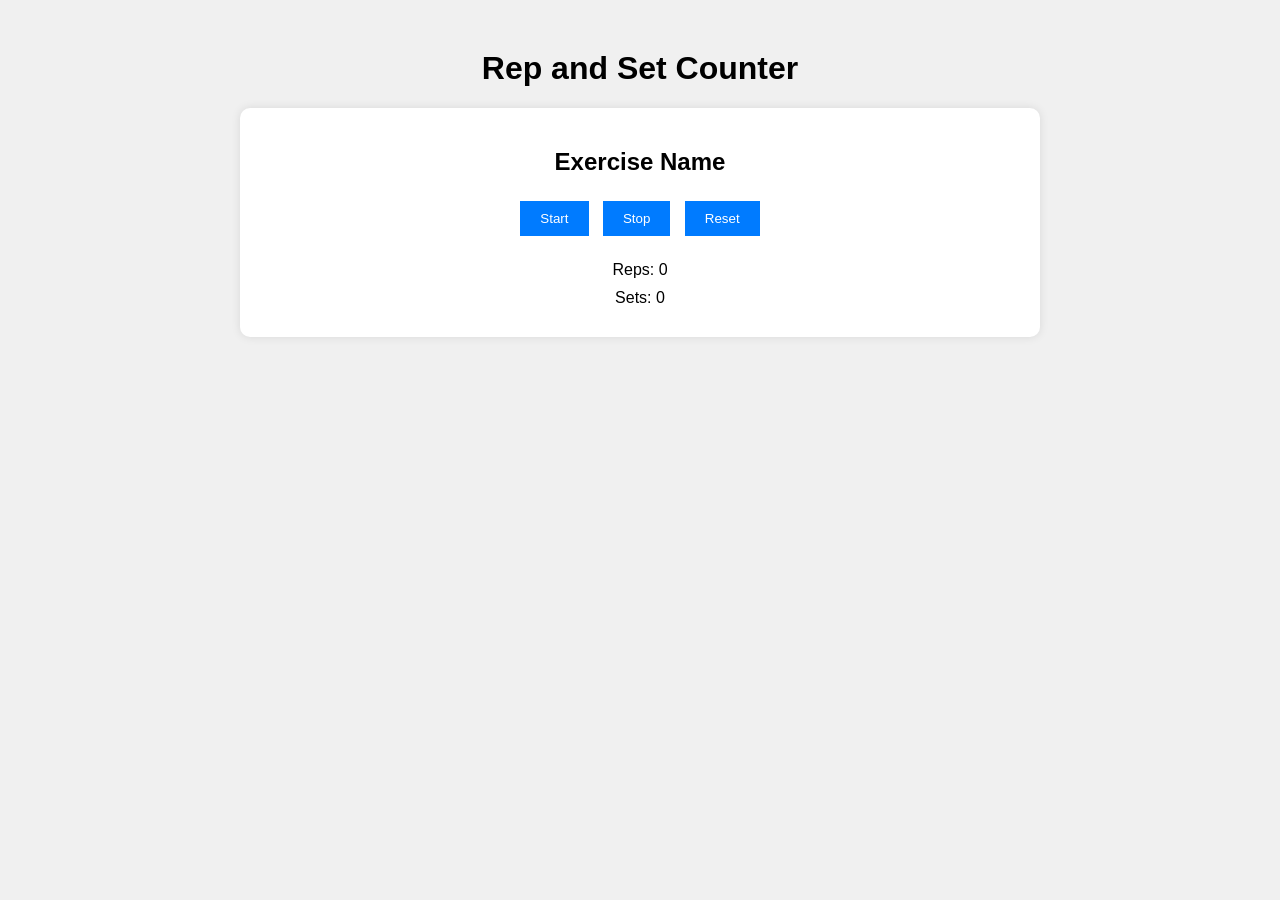
<file: Desktop/ak vvarjishobt/html/gym/index.html>
<!DOCTYPE html>
    <html lang="en">
    <head>
        <meta charset="UTF-8">
        <meta name="viewport" content="width=device-width, initial-scale=1.0">
        <title>Rep and Set Counter</title>
        <link rel="stylesheet" href="styles.css">
    </head>
    <body>
        <div class="container">
            <h1>Rep and Set Counter</h1>
            <div class="counter">
                <h2>Exercise Name</h2>
                <div class="controls">
                    <button id="start">Start</button>
                    <button id="stop">Stop</button>
                    <button id="reset">Reset</button>
                </div>
                <div class="display">
                    <p>Reps: <span id="reps">0</span></p>
                    <p>Sets: <span id="sets">0</span></p>
                </div>
            </div>
        </div>
        <script src="script.js"></script>
    </body>
    </html>
</file>
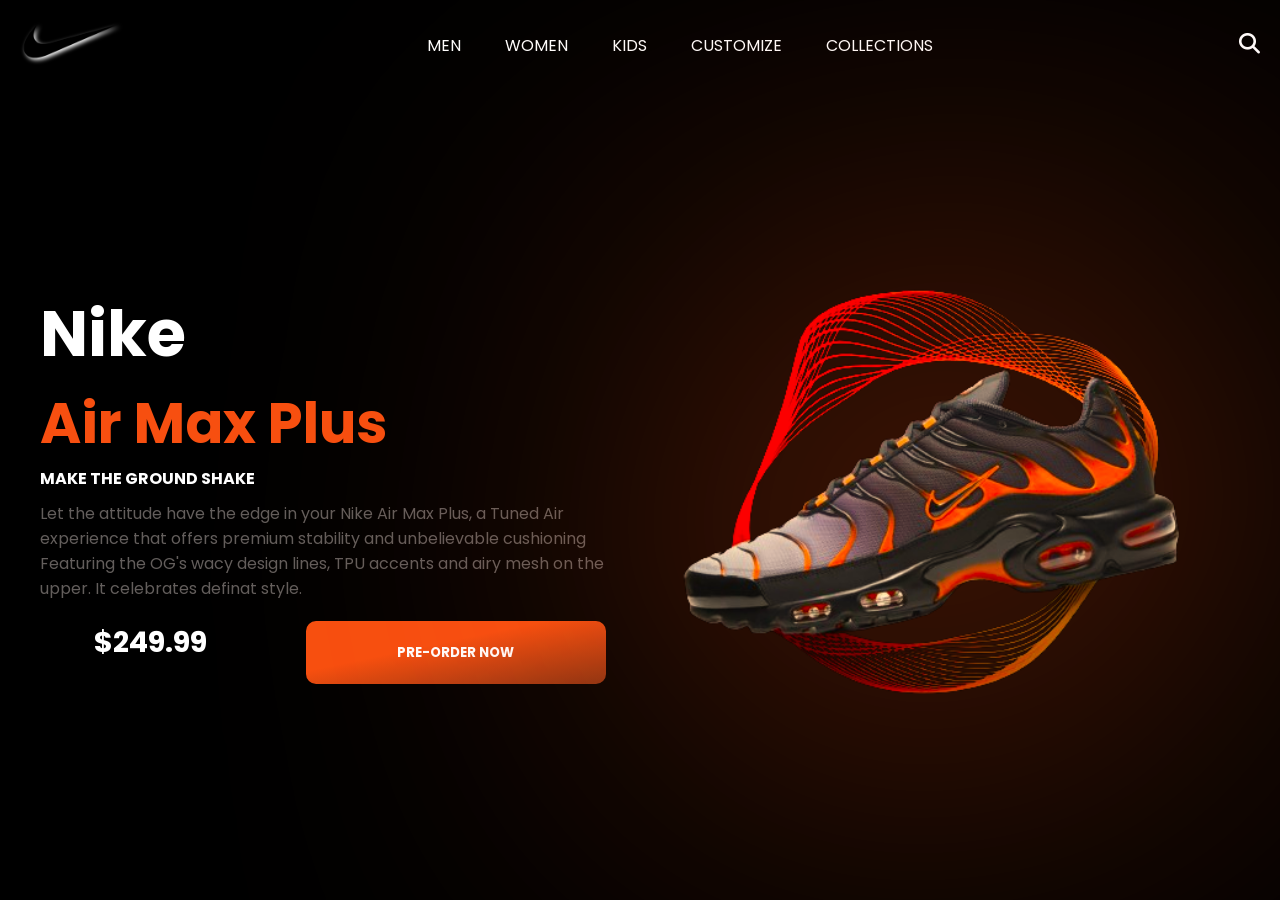
<file: Desktop/ak vvarjishobt/html/iframe/index.html>
<!DOCTYPE html>
<html lang="en">
<head>
    <meta charset="UTF-8">
    <meta name="viewport" content="width=device-width, initial-scale=1.0">
    <link rel="stylesheet" href="https://cdnjs.cloudflare.com/ajax/libs/font-awesome/6.5.1/css/all.min.css">
    <link rel="stylesheet" href="https://unpkg.com/aos@next/dist/aos.css" />
    <link rel="stylesheet" href="style.css">
    <title>Shoes Store</title>
</head>
<body>
    <nav>
        <div class="container">
            <div class="logo">
                <img src="nikelogo.png" alt="">
            </div>
            <div class="links">
                <a href="">MEN</a>
                <a href="">WOMEN</a>
                <a href="">KIDS</a>
                <a href="">CUSTOMIZE</a>
                <a href="">COLLECTIONS</a>
            </div>
            <div class="search">
                <i class="fa-solid fa-magnifying-glass"></i>
            </div>
        </div>
    </nav>
    <section>
        <div class="content">
            <div class="main-content">
                <h1 data-aos="fade-right" data-aos-duration="2000">Nike</h1>
                <h2 data-aos="fade-left" data-aos-duration="2000" data-aos-delay="200">Air Max Plus</h2>
                <h4 data-aos="fade-right" data-aos-duration="2000" data-aos-delay="400">MAKE THE GROUND SHAKE</h4>
                <p data-aos="flip-down" data-aos-duration="2000" data-aos-delay="600">Let the attitude have the edge in your Nike Air Max Plus, a Tuned Air experience that offers premium stability and unbelievable cushioning Featuring the OG's wacy design lines, TPU accents and airy mesh on the upper. It celebrates definat style.</p>
                <div class="order">
                    <h3 data-aos="zoom-in-right" data-aos-duration="2000" data-aos-delay="800">$249.99</h3>
                    <button data-aos="zoom-in-left" data-aos-duration="2000" data-aos-delay="800">PRE-ORDER NOW</button>
                </div>
            </div>
            <div class="image">
                <img src="proekti2.png" data-aos="zoom-in" data-aos-duration="2000">
            </div>
        </div>
    </section>
    <script src="https://unpkg.com/aos@next/dist/aos.js"></script>
    <script>
      AOS.init({
        offset:1
      });
    </script>
</body>
</html>
</file>
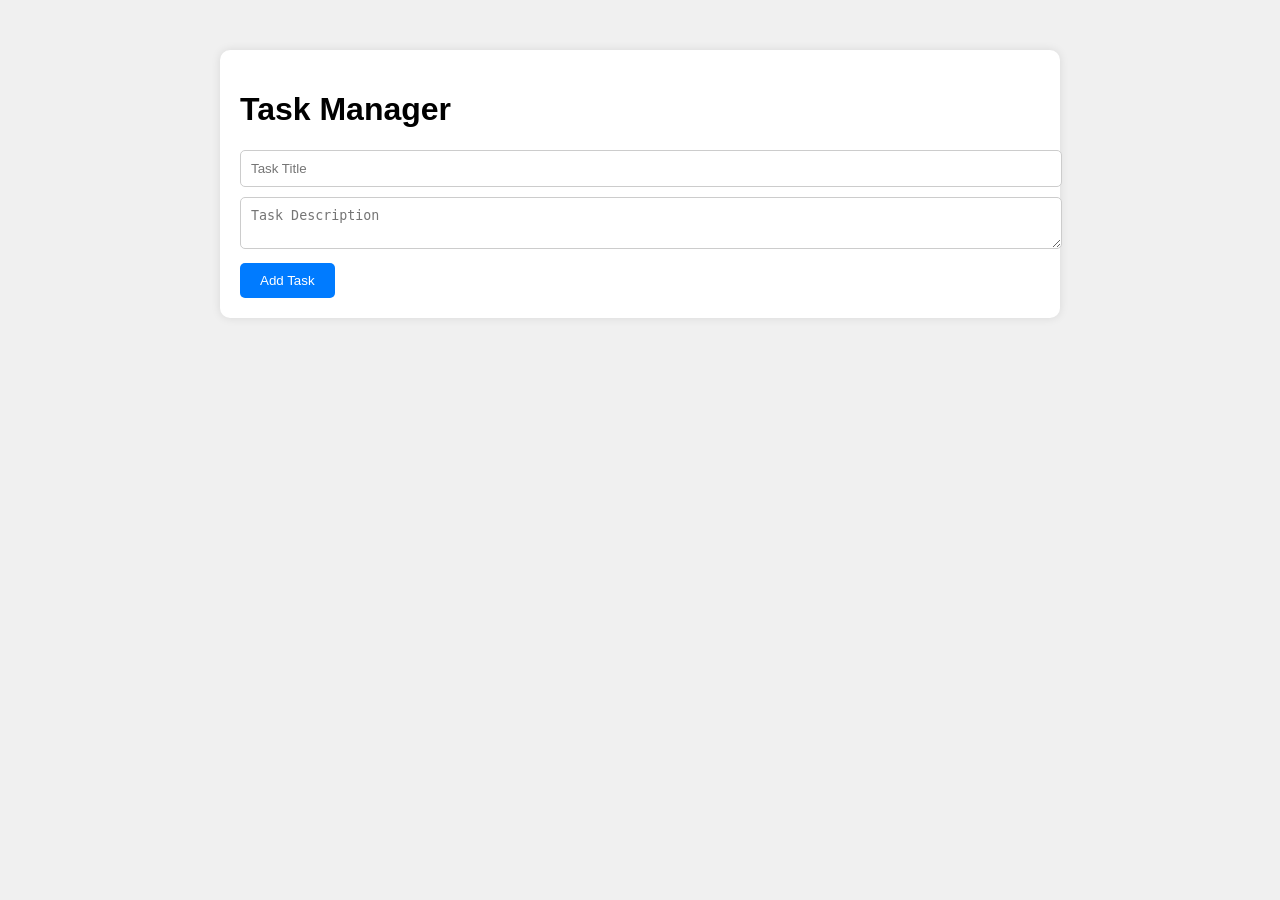
<file: Desktop/ak vvarjishobt/html/task manager/index.html>
<!DOCTYPE html>
<html lang="en">
<head>
    <meta charset="UTF-8">
    <meta name="viewport" content="width=device-width, initial-scale=1.0">
    <title>Task Manager</title>
    <link rel="stylesheet" href="styles.css">
</head>
<body>
    <div class="container">
        <h1>Task Manager</h1>
        <form id="task-form">
            <input type="text" id="task-title" placeholder="Task Title" required>
            <textarea id="task-description" placeholder="Task Description" required></textarea>
            <button type="submit">Add Task</button>
        </form>
        <div id="tasks-container"></div>
    </div>
    <script src="script.js"></script>
</body>
</html>
</file>
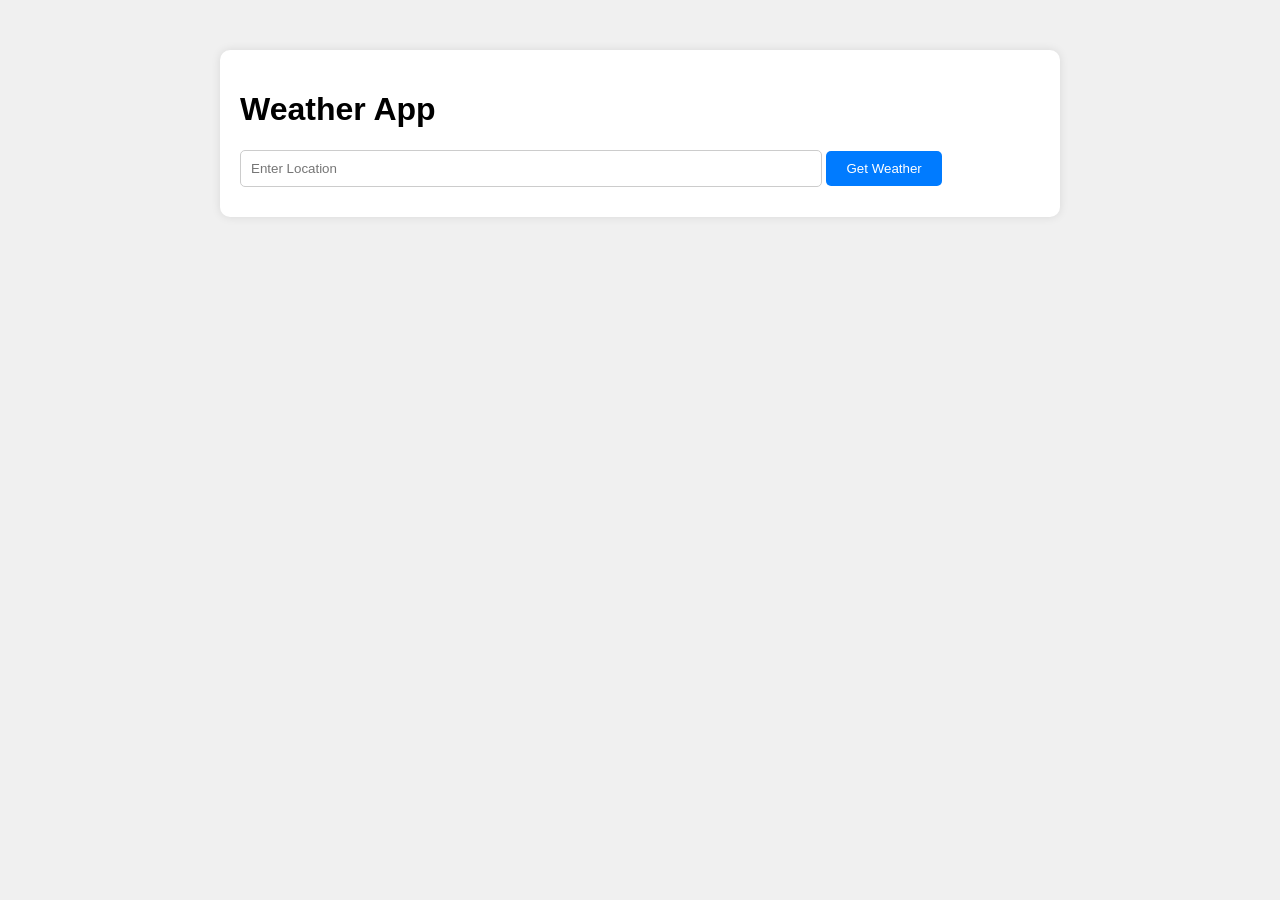
<file: Desktop/ak vvarjishobt/html/weather.app/index.html>
<!DOCTYPE html>
<html lang="en">
<head>
    <meta charset="UTF-8">
    <meta name="viewport" content="width=device-width, initial-scale=1.0">
    <title>Weather App</title>
    <link rel="stylesheet" href="styles.css">
</head>
<body>
    <div class="container">
        <h1>Weather App</h1>
        <form id="location-form">
            <input type="text" id="location-input" placeholder="Enter Location">
            <button type="submit">Get Weather</button>
        </form>
        <div id="weather-info"></div>
    </div>
    <script src="script.js"></script>
</body>
</html>
</file>
<file: Desktop/ak vvarjishobt/html/gym/styles.css>
body {
    font-family: Arial, sans-serif;
    background-color: #f0f0f0;
    margin: 0;
    padding: 0;
}

.container {
    max-width: 800px;
    margin: 50px auto;
    text-align: center;
}

.counter {
    background-color: #fff;
    border-radius: 10px;
    padding: 20px;
    box-shadow: 0 0 10px rgba(0, 0, 0, 0.1);
}

.controls button {
    background-color: #007bff;
    color: #fff;
    border: none;
    padding: 10px 20px;
    margin: 5px;
    cursor: pointer;
}

.display {
    margin-top: 20px;
}

.display p {
    margin: 10px 0;
}
</file>
<file: Desktop/ak vvarjishobt/html/iframe/style.css>
@import url('https://fonts.googleapis.com/css2?family=Poppins:wght@100;200;300;400;500;600&display=swap');
*{
    padding: 0;
    margin: 0;
    font-family: 'Poppins', sans-serif;
    box-sizing: border-box;
}

body{
    width: 100%;
    height: 100vh;
    overflow: hidden;
    background-color: black;
}

nav{
    width: 100%;
    height: 10vh;
}

.container{
    width: 100%;
    height: 100%;
    display: flex;
    justify-content: space-between;
    align-items: center;
}

.container .logo img{
    margin-left: 20px;
    width: 100px;
    filter: drop-shadow(2px 2px 2px white);
}

.container .links a{
    color: white;
    text-decoration: none;
    cursor: pointer;
    position: relative;
    margin: 0 20px;
    transition: 0.3s linear;
}

.links a::before{
    content: "";
    position: absolute;
    left: 0;
    bottom: -4px;
    width: 0;
    background-color: #f74f10;
    height: 3.5px;
    transition: 0.3s linear;
}

.links a:hover::before,
.links a:hover{
    color: #f74f10;
    width: 100%;
}

.container .search i{
    color: white;
    cursor: pointer;
    font-size: 1.3rem;
    margin-right: 20px;
}

/* Section Starts */

section{
    width: 100%;
    height: 90vh;
}

section .content{
    display: flex;
    width: 100%;
    height: 100%;
    justify-content: space-around;
    align-items: center;
}

.content .main-content{
    color: white;
    max-width: 600px;
    width: 100%;
    margin: 0 auto;
}

.main-content h1{
    font-size: clamp(2rem, 1rem + 5vw, 4rem);
}

.main-content h2{
    color: #f74f10;
    font-size: clamp(2rem, 1rem + 5vw, 3.5rem);
}

.main-content p{
    margin-top: 10px;
    color: #635e5c;
}

.main-content .order{
    display: flex;
    margin: 20px 10px;
    width: 100%;
    justify-content: space-around;
    min-height: 7vh;
}

.order h3{
    font-size: 1.8rem;
}

.order button{
    min-width: 50%;
    margin-left: 10px;
    border: none;
    outline: none;
    border-radius: 10px;
    background: linear-gradient(to bottom right, #f74f10 40%, #8a3313) ;
    color: white;
    font-weight: 700;
    padding: 0 2px;
    font-size: clamp(0.6rem, 1rem 5vw, 3rem);
    transition: 0.1s linear;
}

.order button:hover{
    box-shadow:  0 0 30px #f74f10;
    background: linear-gradient(to bottom right, #8a3313 ,  #f74f10 40%) ;
}

.content .image img{
    max-width: 450px;
    width: 100%;
    margin-right: 100px;
    transform: rotate(40deg) translateX(900px);
    filter: drop-shadow(-10px -10px 200px #f74f10);
}

@media (max-width:800px){
    .content{
        display: flex;
        width: 100%;
        flex-direction: column-reverse;
    }

    .main-content{
        margin: 0 10px;
    }
}

@media (min-width:884px){
    .content .image img{
        min-width: 500px;
    }
}

@media (max-width:440px){
    .links{
        display: none;
    }

    .content .image img{
        width: 100%;
        margin-right: none;
    }
}
</file>
<file: Desktop/ak vvarjishobt/html/task manager/styles.css>
body {
    font-family: Arial, sans-serif;
    background-color: #f0f0f0;
    margin: 0;
    padding: 0;
}

.container {
    max-width: 800px;
    margin: 50px auto;
    padding: 20px;
    background-color: #fff;
    border-radius: 10px;
    box-shadow: 0 0 10px rgba(0, 0, 0, 0.1);
}

input[type="text"],
textarea {
    width: 100%;
    padding: 10px;
    margin-bottom: 10px;
    border-radius: 5px;
    border: 1px solid #ccc;
}

button {
    background-color: #007bff;
    color: #fff;
    border: none;
    padding: 10px 20px;
    cursor: pointer;
    border-radius: 5px;
}

button:hover {
    background-color: #0056b3;
}

.task {
    border-bottom: 1px solid #ccc;
    padding: 10px 0;
}

.completed {
    text-decoration: line-through;
    color: #888;
}
</file>
<file: Desktop/ak vvarjishobt/html/weather.app/styles.css>
body {
    font-family: Arial, sans-serif;
    background-color: #f0f0f0;
    margin: 0;
    padding: 0;
}

.container {
    max-width: 800px;
    margin: 50px auto;
    padding: 20px;
    background-color: #fff;
    border-radius: 10px;
    box-shadow: 0 0 10px rgba(0, 0, 0, 0.1);
}

input[type="text"] {
    width: 70%;
    padding: 10px;
    margin-bottom: 10px;
    border-radius: 5px;
    border: 1px solid #ccc;
}

button {
    background-color: #007bff;
    color: #fff;
    border: none;
    padding: 10px 20px;
    cursor: pointer;
    border-radius: 5px;
}

button:hover {
    background-color: #0056b3;
}
</file>
